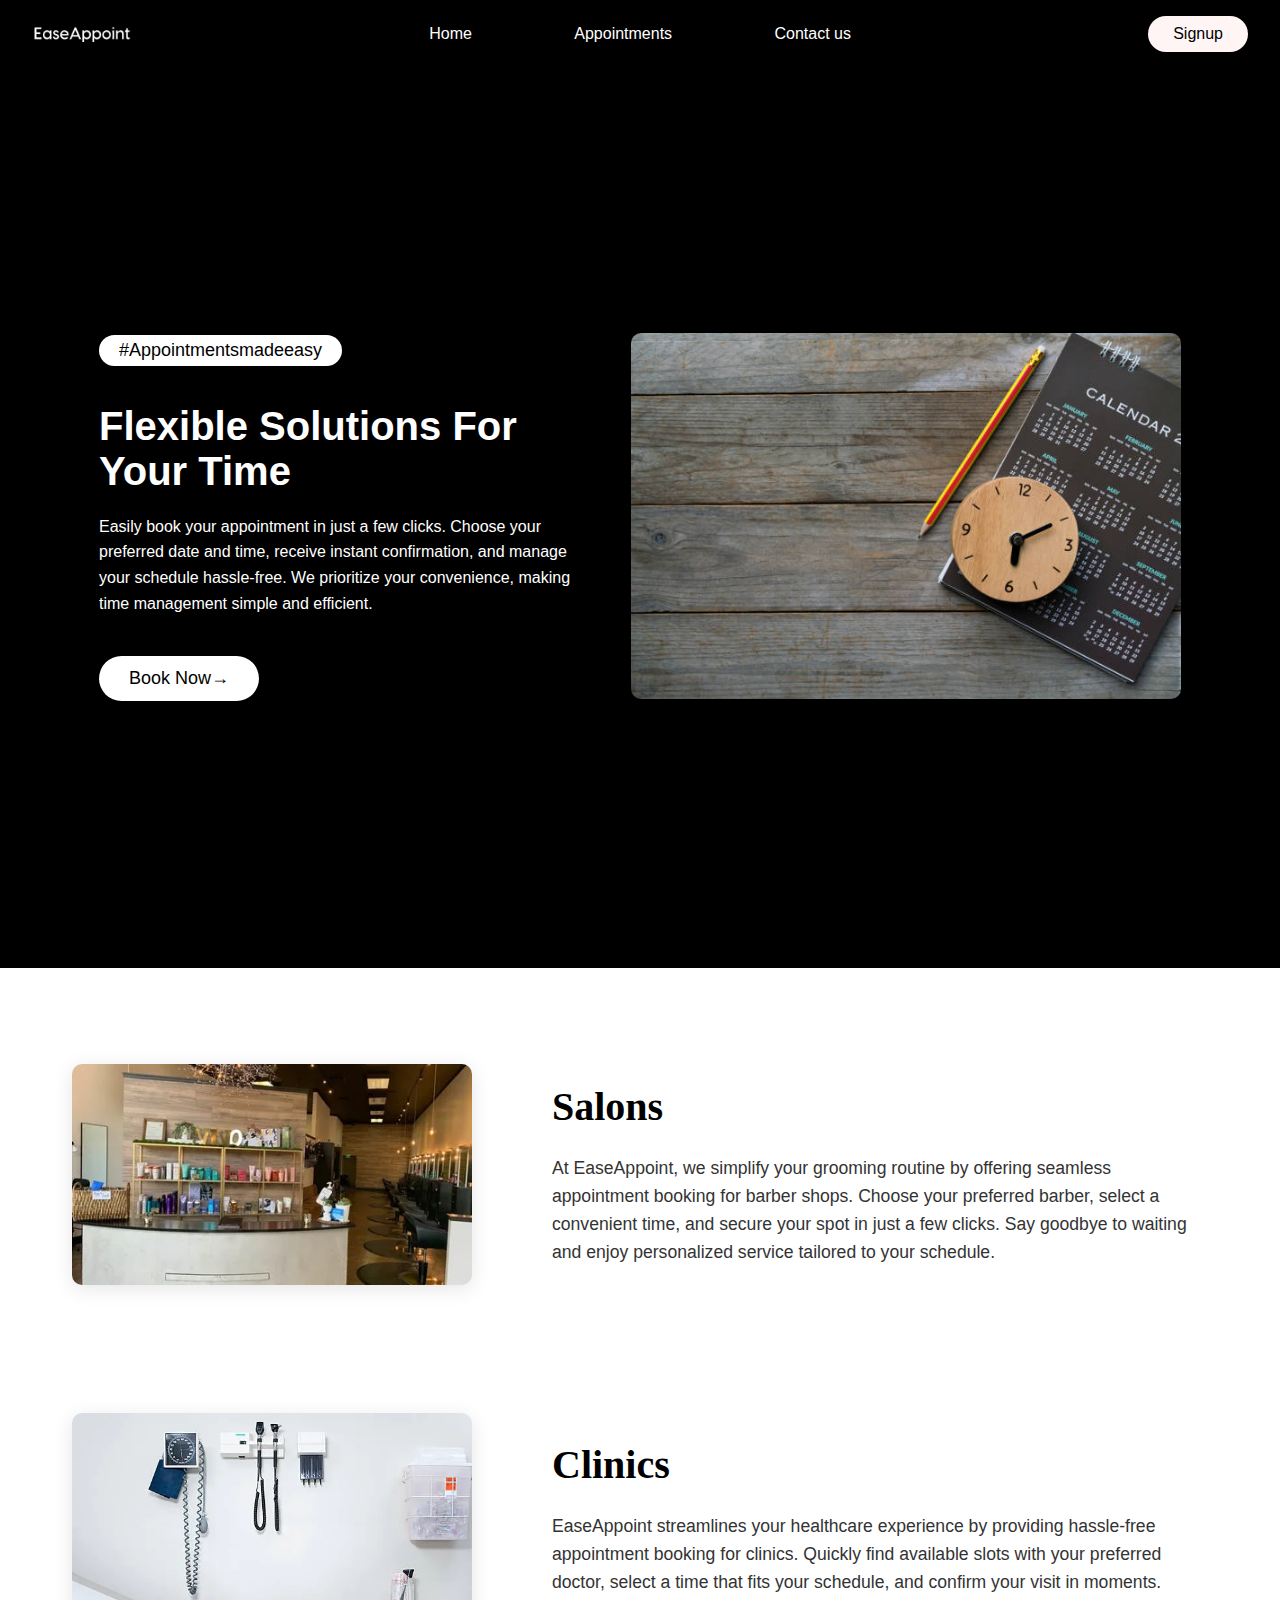
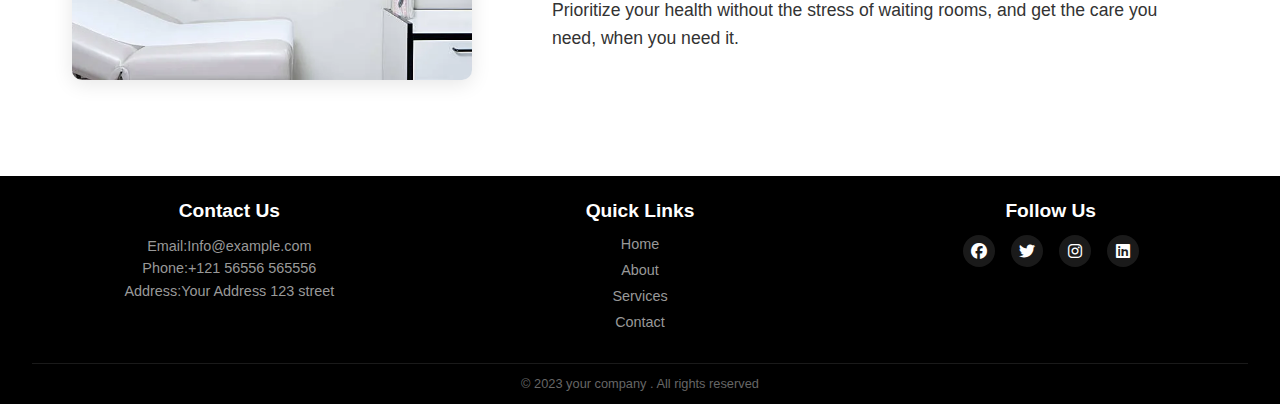
<file: index.html>
<!DOCTYPE html>
<html lang="en">

<head>
    <meta charset="UTF-8">
    <meta name="viewport" content="width=device-width, initial-scale=1.0">
    <title>EaseAppoint</title>
    <link rel="stylesheet" href="https://cdnjs.cloudflare.com/ajax/libs/font-awesome/6.6.0/css/all.min.css">
    <link rel="stylesheet" href="style.css">
</head>

<body>
    <header>
        <img width="100" src="logo.png" alt="Logo" class="logo">
        <!-- Add this button for mobile menu -->
        <div class="mobile-menu-btn">
            <span></span>
            <span></span>
            <span></span>
        </div>
        <nav>
            <ul>
                <li><a href="index.html">Home</a></li>
                <li class="has-submenu">
                    <a href="Loginpage.html">Appointments </a>
                    <ul class="submenu">
                        <li><a href="#">Hospitals</a></li>
                        <li><a href="#">Clinics</a></li>
                        <li><a href="#">Salons</a></li>
                        <li><a href="#">Others</a></li>
                    </ul>
                </li>
                <li><a href="ContactPage.html">Contact us</a></li>
            </ul>
        </nav>
        <button class="signup">Signup</button>
    </header>
    <main>
        <div class="box">
            <div class="content">
                <div class="content-text">
                    <span class="hashtag">#Appointmentsmadeeasy</span>
                    <h1>Flexible Solutions For Your Time</h1>
                    <p>Easily book your appointment in just a few clicks. Choose your preferred date and time, receive
                        instant confirmation, and manage your schedule hassle-free. We prioritize your convenience, making time
                        management simple and efficient.</p>
                    <button class="book-button">Book Now<span class="arrow">→</span></button>
                </div>
                <div class="image-container">
                    <img src="Easeappoint3.jpg" alt="Planner and coffee">
                </div>
            </div>
        </div>
        <div class="box1">
            <div class="salons-box1">
                <img class="Salons" width="400" src="Salon.webp" alt="Salons">
                <div class="right-text">
                    <h3>Salons</h3>
                    <p>At EaseAppoint, we simplify your grooming routine by offering seamless appointment booking for
                        barber shops. Choose your preferred barber, select a convenient time, and secure your spot in
                        just a few clicks. Say goodbye to waiting and enjoy personalized service tailored to your
                        schedule.
                    </p>
                </div>
            </div>
            <div class="clinics-box1">
                <img width="400" src="Clinic.webp" alt="" class="clinics">

                <div class="right-text">
                    <h3>Clinics</h3>
                    <p>EaseAppoint streamlines your healthcare experience by providing hassle-free appointment booking for clinics. Quickly find available slots with your preferred doctor, select a time that fits your schedule, and confirm your visit in moments. Prioritize your health without the stress of waiting rooms, and get the care you need, when you need it.
                    </p>
                </div>
            </div>
        </div>
    </main>
    <footer>
        <div class="footer-container">
            <div class="footer-content">
                <h3>Contact Us</h3>
                <p>Email:Info@example.com</p>
                <p>Phone:+121 56556 565556</p>
                <p>Address:Your Address 123 street</p>
            </div>
            <div class="footer-content">
                <h3>Quick Links</h3>
                 <ul class="list">
                    <li><a href="index.html">Home</a></li>
                    <li><a href="">About</a></li>
                    <li><a href="">Services</a></li>
                    <li><a href="ContactPage.html">Contact</a></li>
                 </ul>
            </div>
            <div class="footer-content">
                <h3>Follow Us</h3>
                <ul class="social-icons">
                 <li><a href=""><i class="fab fa-facebook"></i></a></li>
                 <li><a href=""><i class="fab fa-twitter"></i></a></li>
                 <li><a href=""><i class="fab fa-instagram"></i></a></li>
                 <li><a href=""><i class="fab fa-linkedin"></i></a></li>
                </ul>
                </div>
        </div>
        <div class="bottom-bar">
            <p>&copy; 2023 your company . All rights reserved</p>
        </div>
    </footer>
    <!-- Add these script tags just before closing body tag -->
    <script src="script.js"></script>
    <script src="login.js"></script>
</body>

</html>
</file>
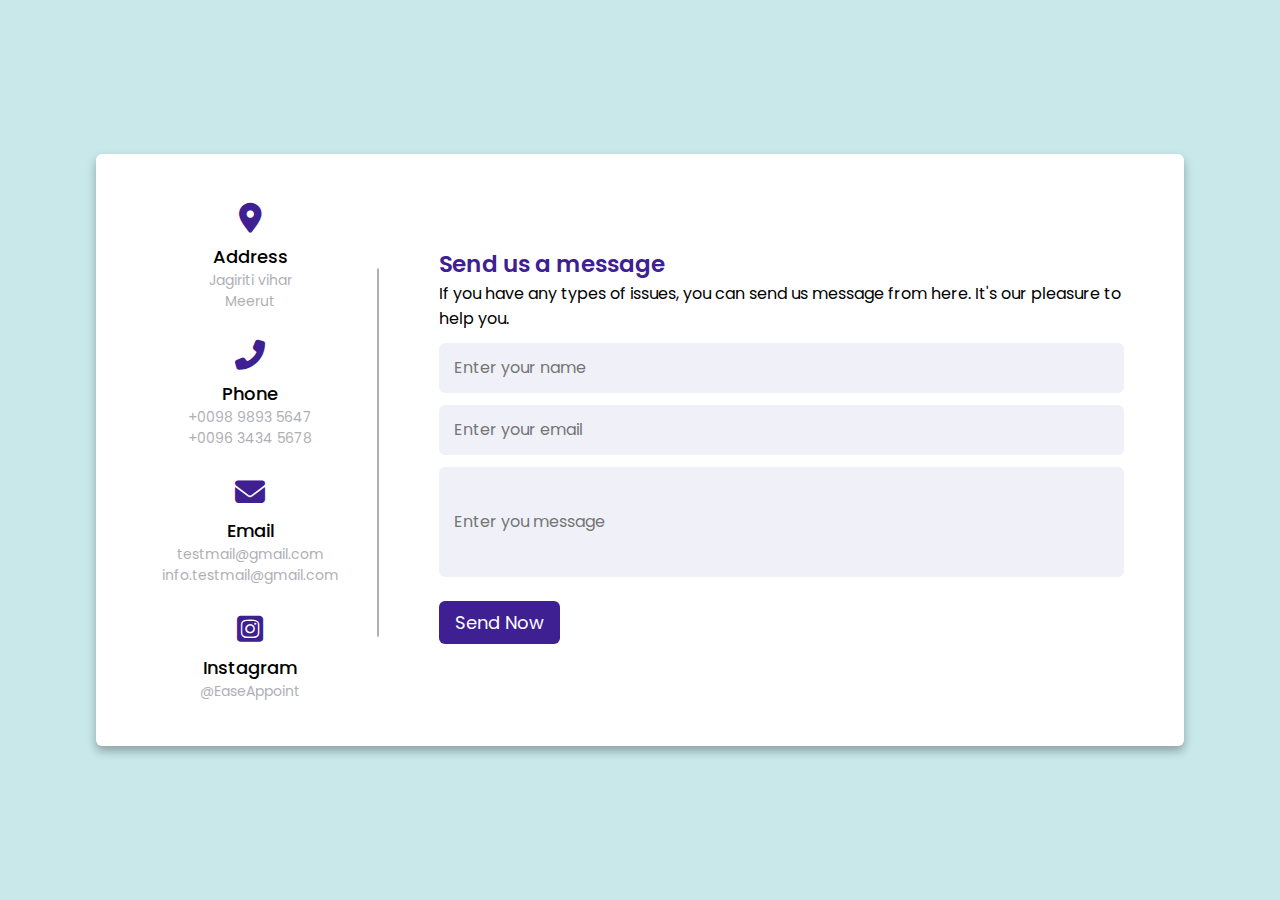
<file: ContactPage.html>
<!DOCTYPE html>
<!-- Created By Nikhil dhaliya -->
<html lang="en" dir="ltr">
  <head>
    <meta charset="UTF-8">
    <title> Responsive Contact Us Form  | CodingLab </title>
    <link rel="stylesheet" href="ContactPage.css">
    <link rel="stylesheet" href="https://cdnjs.cloudflare.com/ajax/libs/font-awesome/6.6.0/css/all.min.css"/>
     <meta name="viewport" content="width=device-width, initial-scale=1.0">
   </head>
<body>
  <div class="container">
    <div class="content">
      <div class="left-side">
        <div class="address details">
          <i class="fas fa-map-marker-alt"></i>
          <div class="topic">Address</div>
          <div class="text-one">Jagiriti vihar</div>
          <div class="text-two">Meerut</div>
        </div>
        <div class="phone details">
          <i class="fas fa-phone-alt"></i>
          <div class="topic">Phone</div>
          <div class="text-one">+0098 9893 5647</div>
          <div class="text-two">+0096 3434 5678</div>
        </div>
        <div class="email details">
          <i class="fas fa-envelope"></i>
          <div class="topic">Email</div>
          <div class="text-one">testmail@gmail.com</div>
          <div class="text-two">info.testmail@gmail.com</div>
        </div>
        <div class="social-media details">
          <i class="fa-brands fa-square-instagram"></i>
          <div class="topic">Instagram</div>
          <div class="text-one">@EaseAppoint</div>
        </div>
      </div>
      <div class="right-side">
        <div class="topic-text">Send us a message</div>
        <p>If you have any types of issues, you can send us message from here. It's our pleasure to help you.</p>
      <form action="#">
        <div class="input-box">
          <input type="text" placeholder="Enter your name">
        </div>
        <div class="input-box">
          <input type="text" placeholder="Enter your email">
        </div>
        <div class="input-box message-box">
          <input type="text " placeholder="Enter you message">
        </div>
        <div class="button">
          <input type="button" value="Send Now" >
        </div>
      </form>
    </div>
    </div>
  </div>
</body>
</html>
</file>
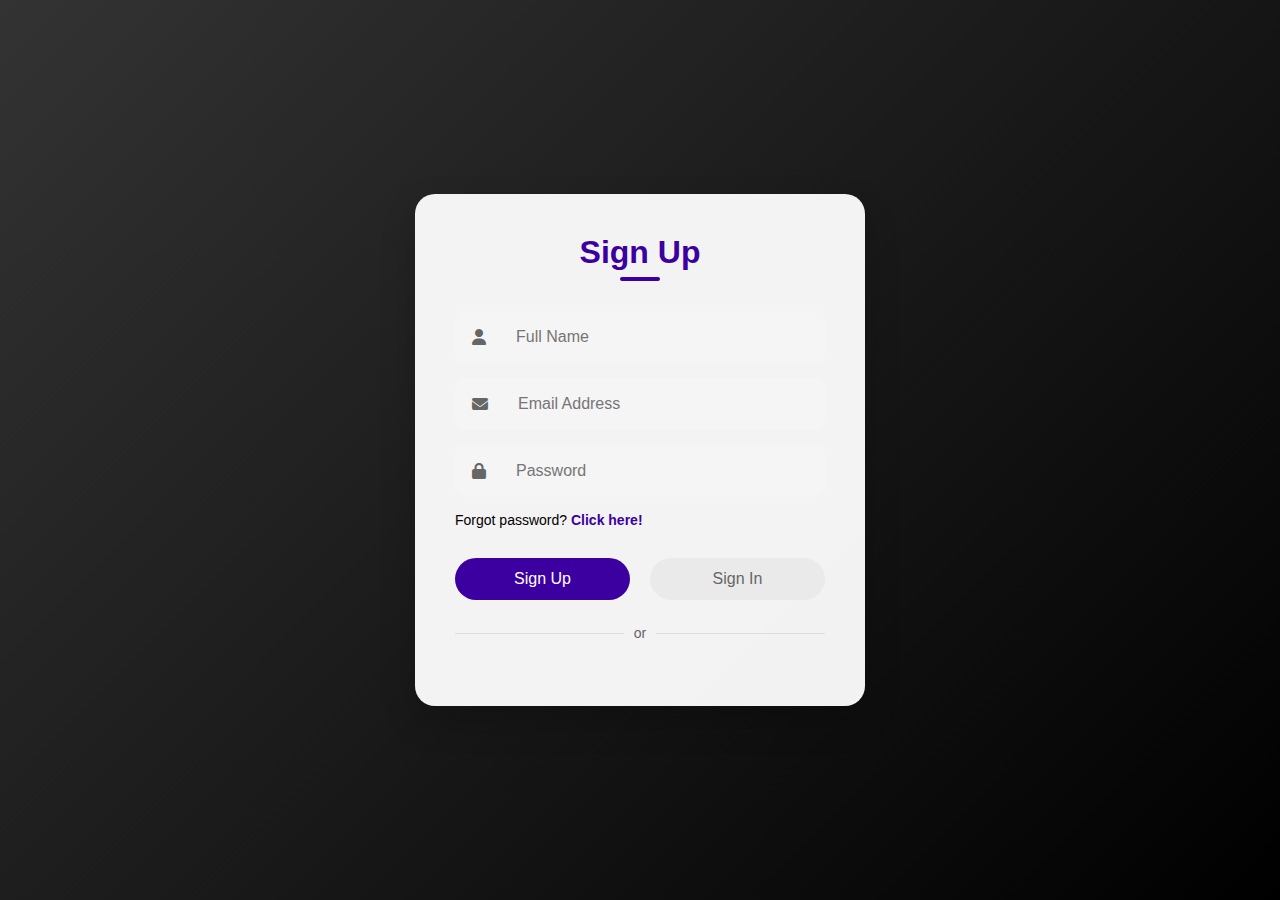
<file: Loginpage.html>
<!DOCTYPE html>
<html lang="en">

<head>
    <meta charset="UTF-8">
    <meta name="viewport" content="width=device-width, initial-scale=1.0">
    <title>Login - EaseAppoint</title>
    <link rel="stylesheet" href="Loginppage.css">
    <link rel="stylesheet" href="https://cdnjs.cloudflare.com/ajax/libs/font-awesome/6.6.0/css/all.min.css">
    <!-- Add Google client library -->
    <script src="https://accounts.google.com/gsi/client" async defer></script>
</head>

<body>
    <div class="container">
        <div class="form-box">
            <h1 id="title">Sign Up</h1>
            <form id="authForm" novalidate>
                <div class="input-group">
                    <div class="input-field" id="nameField">
                        <i class="fa-solid fa-user"></i>
                        <input type="text" id="name" placeholder="Full Name" 
                               pattern="[A-Za-z ]{2,50}" required>
                        <div class="error-message" id="nameError"></div>
                    </div>

                    <div class="input-field">
                        <i class="fa-solid fa-envelope"></i>
                        <input type="email" id="email" placeholder="Email Address" required>
                        <div class="error-message" id="emailError"></div>
                    </div>

                    <div class="input-field">
                        <i class="fa-solid fa-lock"></i>
                        <input type="password" id="password" 
                               placeholder="Password" 
                               pattern="^(?=.*[A-Za-z])(?=.*\d)[A-Za-z\d]{8,}$" required>
                        <div class="error-message" id="passwordError"></div>
                    </div>
                    
                    <p>Forgot password? <a href="#" id="forgotPassword">Click here!</a></p>
                    <div class="success-message" id="successMessage"></div>
                </div>
                
                <div class="btn-field">
                    <button type="button" id="signupBtn">
                        <span>Sign Up</span>
                        <div class="loading"></div>
                    </button>
                    <button type="button" id="signinBtn" class="disable">
                        <span>Sign In</span>
                        <div class="loading"></div>
                    </button>
                </div>

                <!-- Add divider -->
                <div class="divider">
                    <span>or</span>
                </div>

                <!-- Add Google Sign-in button -->
                <div class="google-btn-container">
                    <div id="g_id_onload"
                         data-client_id="455841850588-6kar9pi00379op2p7oo7qtjvkpdm7sbc.apps.googleusercontent.com"
                         data-context="signin"
                         data-callback="handleGoogleSignIn"
                         data-auto_prompt="false">
                    </div>
                    <div class="g_id_signin"
                         data-type="standard"
                         data-size="large"
                         data-theme="outline"
                         data-text="sign_in_with"
                         data-shape="rectangular"
                         data-logo_alignment="left"
                         data-width="300">
                    </div>
                </div>
            </form>
        </div>
    </div>
    <script src="login.js"></script>
</body>

</html>
</file>
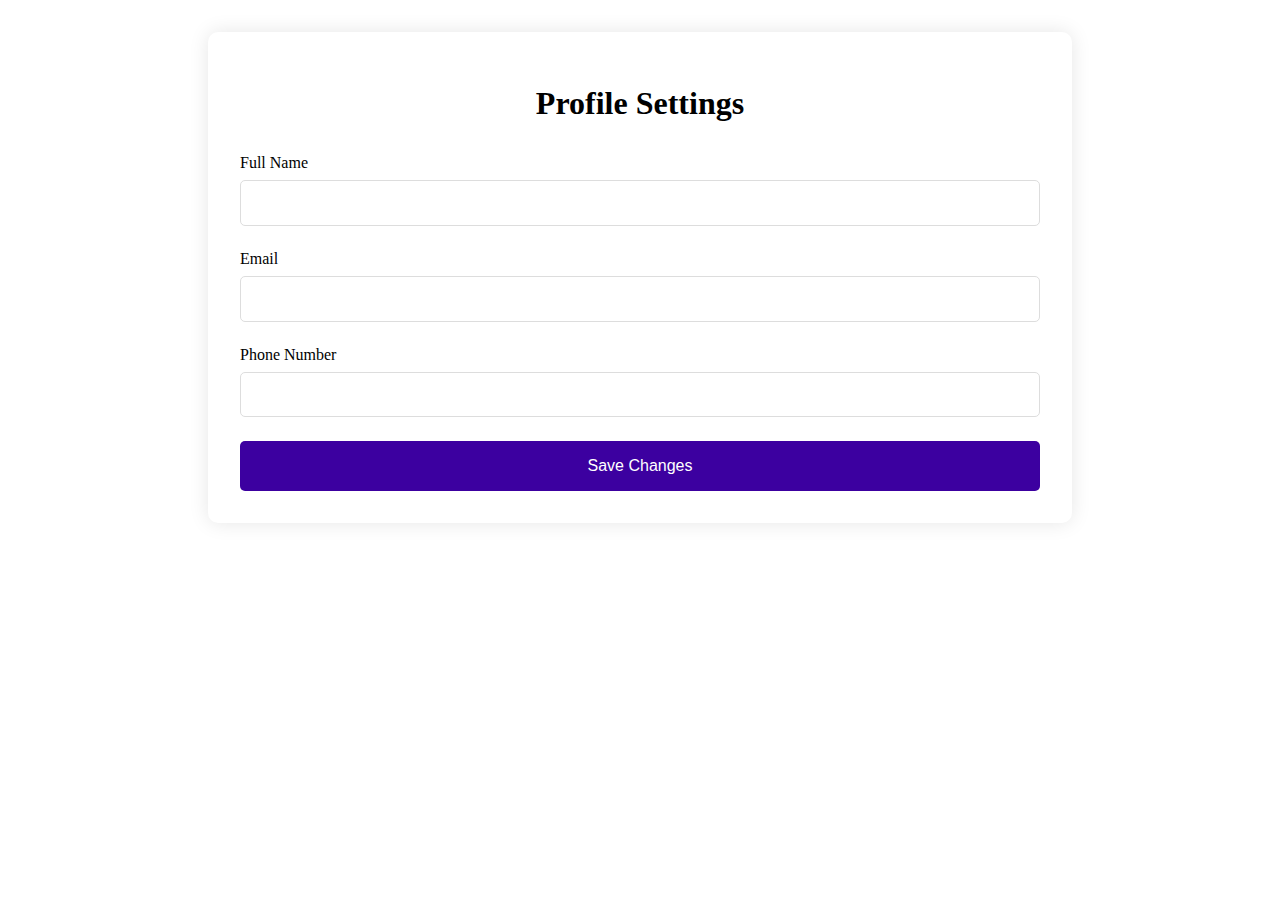
<file: profile.html>
<!DOCTYPE html>
<html lang="en">
<head>
    <meta charset="UTF-8">
    <meta name="viewport" content="width=device-width, initial-scale=1.0">
    <title>Profile - EaseAppoint</title>
    <link rel="stylesheet" href="https://cdnjs.cloudflare.com/ajax/libs/font-awesome/6.6.0/css/all.min.css">
    <style>
        /* Add your existing styles */
        .profile-container {
            max-width: 800px;
            margin: 2rem auto;
            padding: 2rem;
            background: white;
            border-radius: 10px;
            box-shadow: 0 0 20px rgba(0,0,0,0.1);
        }

        .profile-header {
            text-align: center;
            margin-bottom: 2rem;
        }

        .profile-form {
            display: grid;
            gap: 1.5rem;
        }

        .form-group {
            display: grid;
            gap: 0.5rem;
        }

        .form-group label {
            font-weight: 500;
        }

        .form-group input {
            padding: 0.8rem;
            border: 1px solid #ddd;
            border-radius: 5px;
            font-size: 1rem;
        }

        .save-btn {
            background: #3c00a0;
            color: white;
            padding: 1rem;
            border: none;
            border-radius: 5px;
            cursor: pointer;
            font-size: 1rem;
            transition: background 0.3s;
        }

        .save-btn:hover {
            background: #2a0070;
        }
    </style>
</head>
<body>
    <!-- Include navigation -->
    <div class="profile-container">
        <div class="profile-header">
            <h1>Profile Settings</h1>
        </div>
        <form class="profile-form" id="profileForm">
            <div class="form-group">
                <label for="name">Full Name</label>
                <input type="text" id="name" required>
            </div>
            <div class="form-group">
                <label for="email">Email</label>
                <input type="email" id="email" required>
            </div>
            <div class="form-group">
                <label for="phone">Phone Number</label>
                <input type="tel" id="phone" pattern="[0-9]{10}" required>
            </div>
            <button type="submit" class="save-btn">Save Changes</button>
        </form>
    </div>

    <script>
        document.addEventListener('DOMContentLoaded', function() {
            // Load user data
            const user = JSON.parse(localStorage.getItem('user') || '{}');
            document.getElementById('name').value = user.name || '';
            document.getElementById('email').value = user.email || '';
            document.getElementById('phone').value = user.phone || '';

            // Handle form submission
            document.getElementById('profileForm').addEventListener('submit', function(e) {
                e.preventDefault();
                
                const updatedUser = {
                    ...user,
                    name: document.getElementById('name').value,
                    email: document.getElementById('email').value,
                    phone: document.getElementById('phone').value
                };

                localStorage.setItem('user', JSON.stringify(updatedUser));
                alert('Profile updated successfully!');
            });
        });
    </script>
</body>
</html>
</file>
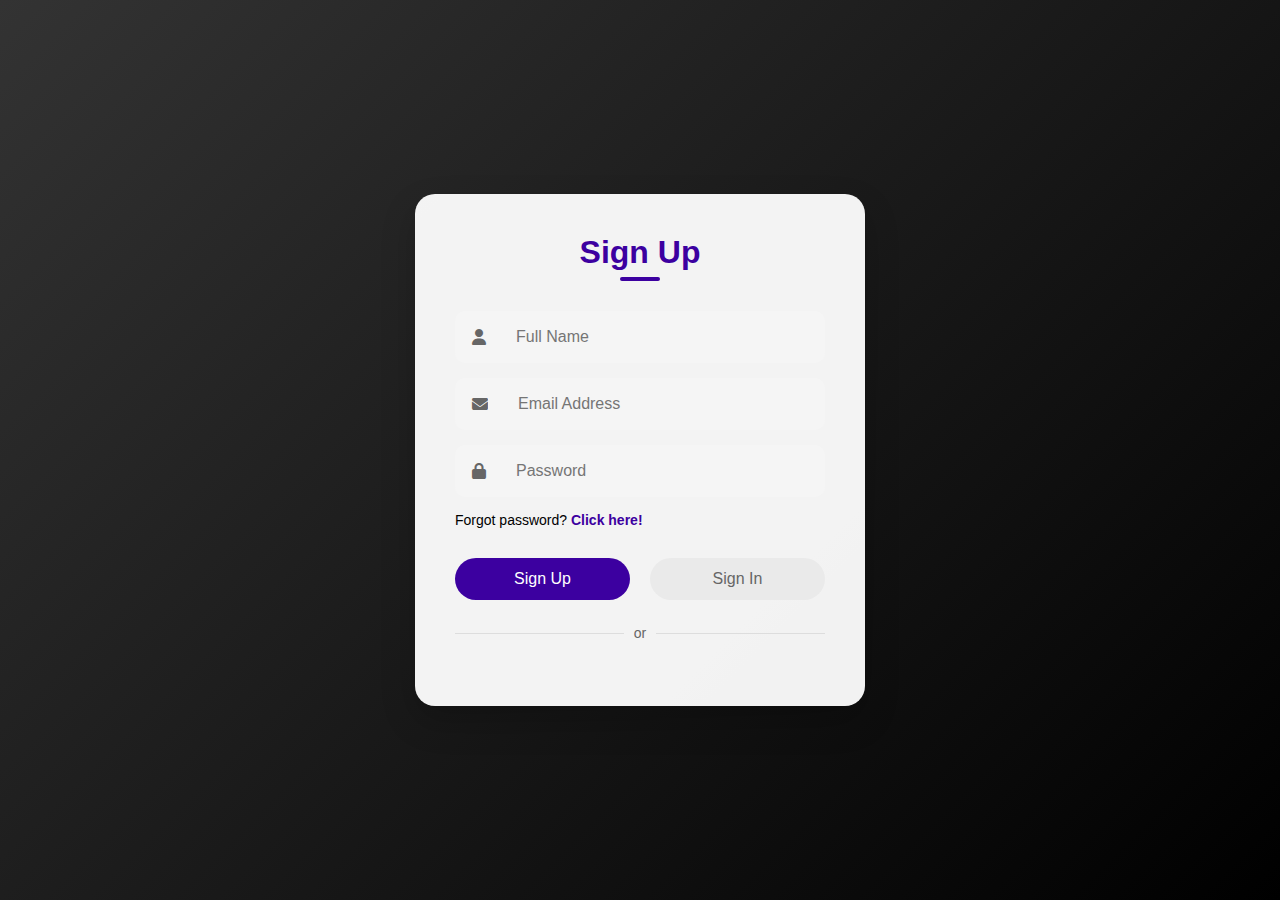
<file: admin/admin.html>
<!DOCTYPE html>
<html lang="en">
<head>
    <meta charset="UTF-8">
    <meta name="viewport" content="width=device-width, initial-scale=1.0">
    <title>Admin Dashboard - EaseAppoint</title>
    <link rel="stylesheet" href="https://cdnjs.cloudflare.com/ajax/libs/font-awesome/6.6.0/css/all.min.css">
    <link rel="stylesheet" href="admin.css">
</head>
<body>
    <script>
        // Check for admin authentication
        if (localStorage.getItem('isAdmin') !== 'true') {
            window.location.href = '../Loginpage.html';
        }
    </script>
    <div class="admin-container">
        <!-- Sidebar -->
        <div class="sidebar">
            <div class="sidebar-header">
                <img src="../logo.png" alt="Logo">
                <h2>Admin Panel</h2>
            </div>
            <ul class="nav-links">
                <li class="active" data-tab="dashboard">
                    <a href="#"><i class="fas fa-home"></i>Dashboard</a>
                </li>
                <li data-tab="services">
                    <a href="#"><i class="fas fa-concierge-bell"></i>Services</a>
                </li>
                <li data-tab="providers">
                    <a href="#"><i class="fas fa-user-md"></i>Providers</a>
                </li>
                <li data-tab="appointments">
                    <a href="#"><i class="fas fa-calendar-check"></i>Appointments</a>
                </li>
                <li data-tab="users">
                    <a href="#"><i class="fas fa-users"></i>Users</a>
                </li>
                <li data-tab="settings">
                    <a href="#"><i class="fas fa-cog"></i>Settings</a>
                </li>
            </ul>
            <button class="logout-btn" onclick="handleLogout()">
                <i class="fas fa-sign-out-alt"></i> Logout
            </button>
        </div>

        <!-- Main Content -->
        <div class="main-content">
            <!-- Dashboard Tab -->
            <div class="tab-content active" id="dashboard">
                <h1>Admin Dashboard</h1>
                <div class="stats-container">
                    <div class="stat-card">
                        <h3>Total Users</h3>
                        <div class="number" id="totalUsers">0</div>
                    </div>
                    <div class="stat-card">
                        <h3>Total Providers</h3>
                        <div class="number" id="totalProviders">0</div>
                    </div>
                    <div class="stat-card">
                        <h3>Total Appointments</h3>
                        <div class="number" id="totalAppointments">0</div>
                    </div>
                    <div class="stat-card">
                        <h3>Today's Appointments</h3>
                        <div class="number" id="todayAppointments">0</div>
                    </div>
                </div>

                <div class="recent-activity">
                    <h2>Recent Activity</h2>
                    <div class="activity-list" id="activityList">
                        <!-- Activity items will be populated here -->
                    </div>
                </div>
            </div>

            <!-- Services Tab -->
            <div class="tab-content" id="services">
                <h1>Manage Services</h1>
                <button class="add-btn" onclick="showAddServiceModal()">
                    <i class="fas fa-plus"></i> Add New Service
                </button>
                <div class="services-list" id="servicesList">
                    <!-- Services will be populated here -->
                </div>
            </div>

            <!-- Providers Tab -->
            <div class="tab-content" id="providers">
                <h1>Manage Providers</h1>
                <button class="add-btn" onclick="showAddProviderModal()">
                    <i class="fas fa-plus"></i> Add New Provider
                </button>
                <div class="providers-list" id="providersList">
                    <!-- Providers will be populated here -->
                </div>
            </div>

            <!-- Appointments Tab -->
            <div class="tab-content" id="appointments">
                <h1>Manage Appointments</h1>
                <div class="filter-section">
                    <input type="date" id="appointmentDate" onchange="filterAppointments()">
                    <select id="serviceFilter" onchange="filterAppointments()">
                        <option value="">All Services</option>
                    </select>
                </div>
                <div class="appointments-list" id="appointmentsList">
                    <!-- Appointments will be populated here -->
                </div>
            </div>

            <!-- Users Tab -->
            <div class="tab-content" id="users">
                <h1>Manage Users</h1>
                <div class="users-list" id="usersList">
                    <!-- Users will be populated here -->
                </div>
            </div>

            <!-- Settings Tab -->
            <div class="tab-content" id="settings">
                <h1>Admin Settings</h1>
                <div class="settings-form">
                    <h2>General Settings</h2>
                    <form id="settingsForm">
                        <div class="form-group">
                            <label>Site Name</label>
                            <input type="text" id="siteName" value="EaseAppoint">
                        </div>
                        <div class="form-group">
                            <label>Contact Email</label>
                            <input type="email" id="contactEmail">
                        </div>
                        <div class="form-group">
                            <label>Appointment Duration (minutes)</label>
                            <input type="number" id="appointmentDuration" min="15" step="15" value="60">
                        </div>
                        <button type="submit" class="save-btn">Save Settings</button>
                    </form>
                </div>
            </div>
        </div>
    </div>

    <!-- Add Service Modal -->
    <div class="modal" id="addServiceModal">
        <div class="modal-content">
            <h2>Add New Service</h2>
            <form id="addServiceForm">
                <div class="form-group">
                    <label>Service Name</label>
                    <input type="text" id="serviceName" required>
                </div>
                <div class="form-group">
                    <label>Category</label>
                    <select id="serviceCategory" required>
                        <option value="salon">Salon</option>
                        <option value="clinic">Clinic</option>
                        <option value="hospital">Hospital</option>
                    </select>
                </div>
                <div class="form-group">
                    <label>Description</label>
                    <textarea id="serviceDescription" required></textarea>
                </div>
                <div class="modal-buttons">
                    <button type="submit" class="save-btn">Save</button>
                    <button type="button" class="cancel-btn" onclick="closeModal('addServiceModal')">Cancel</button>
                </div>
            </form>
        </div>
    </div>

    <!-- Add Provider Modal -->
    <div class="modal" id="addProviderModal">
        <div class="modal-content">
            <h2>Add New Provider</h2>
            <form id="addProviderForm">
                <div class="form-group">
                    <label>Provider Name</label>
                    <input type="text" id="providerName" required>
                </div>
                <div class="form-group">
                    <label>Service Type</label>
                    <select id="providerService" required>
                        <option value="salon">Salon</option>
                        <option value="clinic">Clinic</option>
                        <option value="hospital">Hospital</option>
                    </select>
                </div>
                <div class="form-group">
                    <label>Location</label>
                    <select id="providerLocation" required>
                        <!-- Locations will be populated dynamically -->
                    </select>
                </div>
                <div class="form-group">
                    <label>Address</label>
                    <textarea id="providerAddress" required></textarea>
                </div>
                <div class="modal-buttons">
                    <button type="submit" class="save-btn">Save</button>
                    <button type="button" class="cancel-btn" onclick="closeModal('addProviderModal')">Cancel</button>
                </div>
            </form>
        </div>
    </div>

    <script src="admin.js"></script>
</body>
</html>
</file>
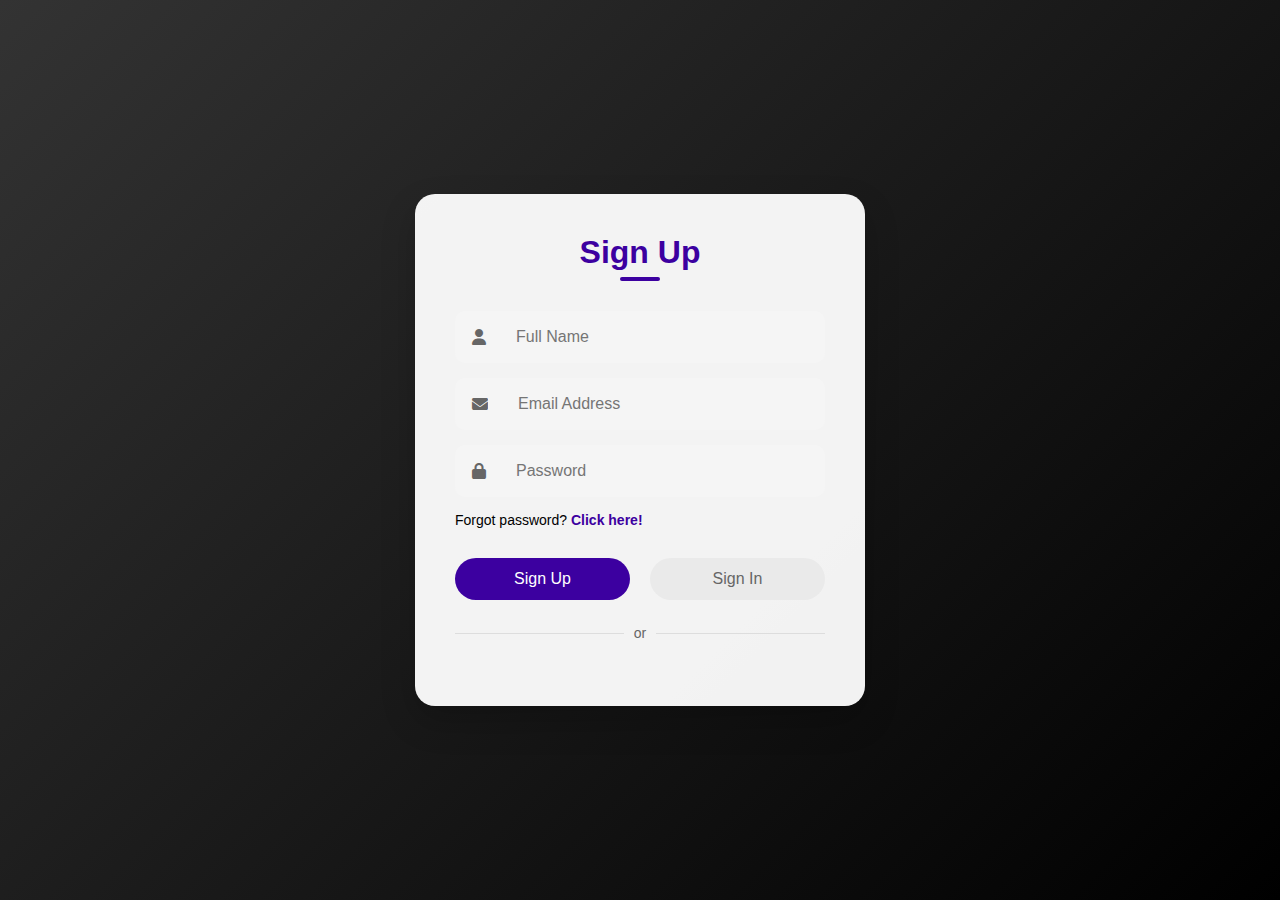
<file: EaseAppoint/Appointment.html>
<!DOCTYPE html>
<html lang="en">
<head>
  <meta charset="UTF-8">
  <meta name="viewport" content="width=device-width, initial-scale=1.0">
  <title>Book Appointment - EaseAppoint</title>
  <link rel="stylesheet" href="https://cdnjs.cloudflare.com/ajax/libs/font-awesome/6.6.0/css/all.min.css">
  <style>
    .appointment-container {
      max-width: 800px;
      margin: 2rem auto;
      padding: 2rem;
      background: white;
      border-radius: 10px;
      box-shadow: 0 0 20px rgba(0,0,0,0.1);
    }

    .appointment-header {
      text-align: center;
      margin-bottom: 2rem;
    }

    .appointment-header h1 {
      color: #333;
      font-size: 2rem;
      margin-bottom: 1rem;
    }

    .form-group {
      margin-bottom: 1.5rem;
    }

    .form-group label {
      display: block;
      margin-bottom: 0.5rem;
      color: #555;
      font-weight: 500;
    }

    .form-group select, 
    .form-group input {
      width: 100%;
      padding: 0.8rem;
      border: 1px solid #ddd;
      border-radius: 5px;
      font-size: 1rem;
      transition: border-color 0.3s ease;
    }

    .form-group select:focus,
    .form-group input:focus {
      border-color: #3c00a0;
      outline: none;
    }

    .slots-container {
      display: grid;
      grid-template-columns: repeat(auto-fill, minmax(120px, 1fr));
      gap: 1rem;
      margin-top: 1rem;
    }

    .slot-button {
      padding: 0.8rem;
      background: #f5f5f5;
      border: none;
      border-radius: 5px;
      cursor: pointer;
      transition: all 0.3s ease;
    }

    .slot-button:hover {
      background: #3c00a0;
      color: white;
    }

    .slot-button.selected {
      background: #3c00a0;
      color: white;
    }

    .book-appointment-btn {
      display: block;
      width: 100%;
      padding: 1rem;
      background: #3c00a0;
      color: white;
      border: none;
      border-radius: 5px;
      font-size: 1.1rem;
      cursor: pointer;
      transition: background 0.3s ease;
      margin-top: 2rem;
    }

    .book-appointment-btn:hover {
      background: #2a0070;
    }

    .error-message {
      color: #ff3333;
      font-size: 0.9rem;
      margin-top: 0.5rem;
      display: none;
    }

    @media (max-width: 768px) {
      .appointment-container {
        margin: 1rem;
        padding: 1rem;
      }

      .slots-container {
        grid-template-columns: repeat(auto-fill, minmax(100px, 1fr));
      }
    }

    .booking-steps {
      display: flex;
      justify-content: space-between;
      margin-bottom: 2rem;
      position: relative;
    }

    .step {
      flex: 1;
      text-align: center;
      padding: 1rem;
      position: relative;
      z-index: 1;
    }

    .step.active {
      color: #3c00a0;
      font-weight: bold;
    }

    .step-number {
      width: 30px;
      height: 30px;
      background: #f5f5f5;
      border-radius: 50%;
      display: flex;
      align-items: center;
      justify-content: center;
      margin: 0 auto 0.5rem;
    }

    .step.active .step-number {
      background: #3c00a0;
      color: white;
    }

    .progress-bar {
      position: absolute;
      top: 25px;
      left: 0;
      height: 2px;
      background: #f5f5f5;
      width: 100%;
      z-index: 0;
    }

    .progress {
      height: 100%;
      background: #3c00a0;
      width: 0;
      transition: width 0.3s ease;
    }

    .location-group {
      display: grid;
      grid-template-columns: 1fr 1fr;
      gap: 1rem;
    }

    @media (max-width: 768px) {
      .location-group {
        grid-template-columns: 1fr;
      }
    }
  </style>
  <script>
    if (localStorage.getItem('isLoggedIn') !== 'true') {
      window.location.href = 'Loginpage.html';
    }
  </script>
</head>
<body>
  <div class="appointment-container">
    <div class="appointment-header">
      <h1>Book Your Appointment</h1>
      <div class="booking-steps">
        <div class="progress-bar">
          <div class="progress" id="progress"></div>
        </div>
        <div class="step active" id="step1">
          <div class="step-number">1</div>
          <span>Service</span>
        </div>
        <div class="step" id="step2">
          <div class="step-number">2</div>
          <span>Location</span>
        </div>
        <div class="step" id="step3">
          <div class="step-number">3</div>
          <span>Provider</span>
        </div>
        <div class="step" id="step4">
          <div class="step-number">4</div>
          <span>Time</span>
        </div>
      </div>
    </div>

    <form id="appointmentForm">
      <!-- Step 1: Service Selection -->
      <div class="form-group" id="serviceStep">
        <label for="serviceType">Select Service Type</label>
        <select id="serviceType" required onchange="handleServiceChange()">
          <option value="">Select Service</option>
          <option value="salon">Salon</option>
          <option value="clinic">Clinic</option>
          <option value="hospital">Hospital</option>
        </select>
        <div class="error-message" id="serviceError"></div>
      </div>

      <!-- Step 2: Location Selection -->
      <div class="form-group" id="locationStep" style="display: none;">
        <div class="location-group">
          <div>
            <label for="state">Select State</label>
            <select id="state" required onchange="loadCities()">
              <option value="">Select State</option>
            </select>
          </div>
          <div>
            <label for="city">Select City</label>
            <select id="city" required disabled onchange="loadProviders()">
              <option value="">Select City</option>
            </select>
          </div>
        </div>
      </div>

      <!-- Step 3: Provider Selection -->
      <div class="form-group" id="providerStep" style="display: none;">
        <label for="provider">Select Provider</label>
        <select id="provider" required disabled onchange="loadAvailability()">
          <option value="">Select Provider</option>
        </select>
        <div id="providerDetails" style="margin-top: 1rem; display: none;">
          <h4>Provider Details</h4>
          <p id="providerAddress"></p>
          <p id="providerRating"></p>
        </div>
      </div>

      <!-- Step 4: Date and Time Selection -->
      <div class="form-group" id="timeStep" style="display: none;">
        <label for="appointmentDate">Select Date</label>
        <input type="date" id="appointmentDate" required onchange="loadTimeSlots()">
        
        <label style="margin-top: 1rem;">Available Time Slots</label>
        <div class="slots-container" id="slotsContainer"></div>
      </div>

      <!-- Navigation Buttons -->
      <div class="button-group" style="display: flex; gap: 1rem; margin-top: 2rem;">
        <button type="button" id="prevBtn" onclick="prevStep()" style="display: none;">
          Previous
        </button>
        <button type="button" id="nextBtn" onclick="nextStep()">
          Next
        </button>
        <button type="submit" id="submitBtn" style="display: none;">
          Confirm Booking
        </button>
      </div>
    </form>
  </div>

  <!-- Add these before closing body tag -->
  <script src="js/timeSlots.js"></script>
  <script src="js/timeslots_appoint.js"></script>

  <!-- Add this script section before the closing body tag -->
  <script>
    document.addEventListener('DOMContentLoaded', function() {
        const appointmentForm = document.getElementById('appointmentForm');
        
        appointmentForm.addEventListener('submit', function(e) {
            e.preventDefault();
            
            // Get form data
            const serviceType = document.getElementById('serviceType').value;
            const provider = document.getElementById('provider').value;
            const appointmentDate = document.getElementById('appointmentDate').value;
            const selectedSlot = document.querySelector('.slot-button.selected');
            
            if (!serviceType || !provider || !appointmentDate || !selectedSlot) {
                alert('Please fill in all required fields');
                return;
            }

            // Create appointment object
            const appointment = {
                service: serviceType,
                provider: provider,
                date: appointmentDate,
                time: selectedSlot.textContent,
                status: 'upcoming'
            };

            // Get existing appointments or initialize empty array
            let appointments = JSON.parse(localStorage.getItem('appointments') || '[]');
            
            // Add new appointment
            appointments.push(appointment);
            
            // Save back to localStorage
            localStorage.setItem('appointments', JSON.stringify(appointments));
            
            // Set booking confirmation flag
            localStorage.setItem('showBookingConfirmation', 'true');
            
            // Redirect to dashboard
            window.location.href = 'dashboard.html';
        });

        // Time slot selection handler
        document.getElementById('slotsContainer').addEventListener('click', function(e) {
            if (e.target.classList.contains('slot-button')) {
                // Remove selected class from all slots
                document.querySelectorAll('.slot-button').forEach(btn => {
                    btn.classList.remove('selected');
                });
                // Add selected class to clicked slot
                e.target.classList.add('selected');
            }
        });
    });

    // Step navigation functions
    let currentStep = 1;
    const totalSteps = 4;

    function updateProgress() {
        const progress = ((currentStep - 1) / (totalSteps - 1)) * 100;
        document.getElementById('progress').style.width = `${progress}%`;
        
        // Update step indicators
        for (let i = 1; i <= totalSteps; i++) {
            const step = document.getElementById(`step${i}`);
            if (i === currentStep) {
                step.classList.add('active');
            } else {
                step.classList.remove('active');
            }
        }
    }

    function showStep(step) {
        // Hide all steps
        document.getElementById('serviceStep').style.display = 'none';
        document.getElementById('locationStep').style.display = 'none';
        document.getElementById('providerStep').style.display = 'none';
        document.getElementById('timeStep').style.display = 'none';
        
        // Show current step
        switch(step) {
            case 1:
                document.getElementById('serviceStep').style.display = 'block';
                break;
            case 2:
                document.getElementById('locationStep').style.display = 'block';
                break;
            case 3:
                document.getElementById('providerStep').style.display = 'block';
                break;
            case 4:
                document.getElementById('timeStep').style.display = 'block';
                break;
        }
        
        // Update buttons
        document.getElementById('prevBtn').style.display = step === 1 ? 'none' : 'block';
        document.getElementById('nextBtn').style.display = step === totalSteps ? 'none' : 'block';
        document.getElementById('submitBtn').style.display = step === totalSteps ? 'block' : 'none';
        
        updateProgress();
    }

    function nextStep() {
        if (currentStep < totalSteps) {
            currentStep++;
            showStep(currentStep);
        }
    }

    function prevStep() {
        if (currentStep > 1) {
            currentStep--;
            showStep(currentStep);
        }
    }

    // Initialize first step
    showStep(1);
  </script>
</body>
</html>
</file>
<file: style.css>
*{
    box-sizing: border-box;
    margin: 0;
    padding: 0;
    font-family: Arial, Helvetica, sans-serif;
}

header {
    display: flex;
    justify-content: space-between;
    align-items: center;
    padding: 1rem 2rem;
    background: #000 !important;
    box-shadow: 0 2px 5px rgba(0,0,0,0.1);
}

.logo{
    cursor: pointer;
}

ul{
    display: flex;
    gap: 3vw;
    list-style: none;
}

header ul li{
    margin: 0 30px;
    }

li,a,button{
    text-decoration: none;
    color: rgba(214, 212, 212, 0.718);
    font-size: 16px;
    font-family: 'Segoe UI', Tahoma, Geneva, Verdana, sans-serif;
    font-weight: 500;
}

header ul .submenu{
    position:absolute;
    /* background-color: #ffffff; */
    box-shadow: 0 20px 45px #00000020;
    margin-top: -50px;
    opacity: 0;
    z-index: -999;
    transition: all ease 0.2s;
}

header ul li:hover .submenu{
    z-index: 99;
    opacity: 1;
    margin-top: 0;
}

header ul .submenu li{
    margin: 0;
    width: 100%;
}

header ul .submenu li a{
    padding: 15px 20px;
    display: inline-block;
    width: 100%;
}

.submenu{
    display: list-item;
    
}


nav ul {
    display: flex;
    list-style: none;
    margin: 0;
    padding: 0;
    gap: 3vw;
}

nav ul li {
    position: relative;
    margin: 0 1rem;
}

nav ul li a {
    text-decoration: none;
    color: #fff;
    padding: 0.5rem 1rem;
    display: block;
}

.has-submenu .submenu {
    display: none;
    position: absolute;
    top: 100%;
    left: 0;
    background: #000;
    box-shadow: 0 2px 5px rgba(0,0,0,0.1);
    min-width: 200px;
    z-index: 1000;
}

.has-submenu:hover .submenu {
    display: block;
}

.submenu li {
    margin: 0;
    width: 100%;
    background: #000;
}

.submenu li a {
    padding: 0.7rem 1rem;
    background: #000;
    color: #fff;
}

.submenu li a:hover {
    background: #333;
}

.mobile-menu-btn {
    display: none;
    flex-direction: column;
    justify-content: space-between;
    width: 30px;
    height: 21px;
    cursor: pointer;
    background: transparent;
}

.mobile-menu-btn span {
    height: 3px;
    width: 100%;
    background-color: #fff;
    border-radius: 3px;
}

button{
    padding: 9px 25px;
    background-color: rgb(255, 245, 245);
    color: black;
    border: none;
    border-radius: 50px;
    cursor: pointer;
    transition: all 0.2s ease;
}

button:hover{
    background-color: rgb(62, 42, 142);
}

/* Update main content styles */
.box {
    background-color: black;
    width: 100%;
    min-height: 100vh;
    margin: 0;
    padding: 2rem;
    overflow: hidden;
    display: flex;
    align-items: center;
}

.content {
    background-color: transparent;
    max-width: 1200px;
    margin: 0 auto;
    position: relative;
    display: flex;
    flex-wrap: wrap;
    justify-content: space-between;
    align-items: center;
    gap: 2rem;
}

.content-text {
    flex: 1;
    min-width: 300px;
    max-width: 500px;
}

span.hashtag {
    color: rgb(0, 0, 0);
    background-color: white;
    border-radius: 50px;
    padding: 5px 20px;
    font-size: large;
    display: inline-block;
    margin-bottom: 2vh;
}

.content h1 {
    color: white;
    background-color: transparent;
    padding: 0;
    margin: 20px 0;
    font-size: 2.5rem;
}

.box p {
    background-color: transparent;
    color: white;
    padding: 0;
    margin: 20px 0;
    line-height: 1.6;
}

.book-button {
    background-color: white;
    color: rgb(0, 0, 0);
    font-size: 18px;
    display: inline-flex;
    align-items: center;
    margin-top: 20px;
    padding: 12px 30px;
    max-width: 200px;
    transition: all 0.3s ease;
}

.image-container {
    flex: 1;
    min-width: 300px;
    max-width: 550px;
}

.image-container img {
    width: 100%;
    height: auto;
    object-fit: cover;
    border-radius: 10px;
}

/* Responsive styles for main content */
@media screen and (max-width: 1024px) {
    .content {
        padding: 0 20px;
    }
    
    .content h1 {
        font-size: 2rem;
    }
}

@media screen and (max-width: 768px) {
    .box {
        padding: 4rem 1rem;
        min-height: auto;
    }

    .content {
        flex-direction: column;
        text-align: center;
    }

    .content-text {
        order: 1;
        margin: 0 auto;
    }

    .image-container {
        order: 0;
        margin: 0 auto;
        max-width: 400px;
    }

    .book-button {
        margin: 20px auto;
    }
}

@media screen and (max-width: 480px) {
    .box {
        padding: 2rem 1rem;
    }

    .content h1 {
        font-size: 1.8rem;
    }

    span.hashtag {
        font-size: 14px;
    }

    .box p {
        font-size: 15px;
    }

    .image-container {
        max-width: 300px;
    }
}

/* Update box1 and its content styles */
.box1 {
    width: 100%;
    background-color: white;
    padding: 4rem 2rem;
}

.salons-box1, .clinics-box1 {
    max-width: 1200px;
    margin: 0 auto 4rem;
    display: flex;
    justify-content: space-between;
    align-items: center;
    gap: 4rem;
    padding: 2rem;
    background-color: white;
}

.clinics-box1 {
    margin-bottom: 0;
}

.box1 img {
    width: 400px;
    height: auto;
    object-fit: cover;
    border-radius: 10px;
    box-shadow: 0 4px 20px rgba(0, 0, 0, 0.1);
    transition: transform 0.3s ease;
}

.box1 img:hover {
    transform: scale(1.02);
}

.right-text {
    flex: 1;
    min-width: 300px;
    background-color: white;
    padding: 1rem;
}

.right-text h3 {
    margin-bottom: 1.5rem;
    font-size: 2.5rem;
    color: black;
    text-align: left;
    font-family: Cambria, Cochin, Georgia, Times, 'Times New Roman', serif;
}

.right-text p {
    font-size: 1.1rem;
    line-height: 1.6;
    color: #333;
    text-align: left;
    width: 100%;
    font-family: 'Segoe UI', Tahoma, Geneva, Verdana, sans-serif;
}

/* Responsive styles for salon and clinic sections */
@media screen and (max-width: 1024px) {
    .box1 {
        padding: 3rem 1.5rem;
    }

    .salons-box1, .clinics-box1 {
        padding: 1.5rem;
        gap: 3rem;
    }

    .box1 img {
        width: 350px;
    }

    .right-text h3 {
        font-size: 2rem;
    }
}

@media screen and (max-width: 768px) {
    .box1 {
        padding: 2rem 1rem;
    }

    .salons-box1, .clinics-box1 {
        flex-direction: column;
        text-align: center;
        gap: 2rem;
        padding: 1rem;
    }

    .box1 img {
        width: 100%;
        max-width: 400px;
    }

    .right-text {
        padding: 0;
    }

    .right-text h3 {
        text-align: center;
        font-size: 1.8rem;
    }

    .right-text p {
        text-align: center;
        font-size: 1rem;
    }
}

@media screen and (max-width: 480px) {
    .box1 {
        padding: 1.5rem 1rem;
    }

    .salons-box1, .clinics-box1 {
        gap: 1.5rem;
    }

    .right-text h3 {
        font-size: 1.5rem;
    }
}

/* Footer Styles */
footer {
    background-color: black;
    padding: 1.5rem 2rem 0; /* Further reduced top padding */
}

.footer-container {
    max-width: 1200px;
    margin: 0 auto;
    display: flex;
    justify-content: space-between;
    gap: 2rem;
    padding-bottom: 1rem; /* Add padding at bottom */
}

.footer-content {
    flex: 1;
    min-width: 250px;
    display: flex;
    flex-direction: column;
    align-items: center; /* Center all content */
}

.footer-content h3 {
    color: white;
    font-size: 1.2rem;
    margin-bottom: 0.8rem;
    text-align: center;
}

/* Contact section */
.footer-content p {
    color: #999;
    margin: 0.2rem 0;
    padding: 0;
    font-size: 0.9rem;
    text-align: center;
}

/* Quick Links section */
.footer-content .list {
    list-style: none;
    padding: 0;
    margin: 0;
    display: flex;
    flex-direction: column;
    align-items: center;
    gap: 0.5rem;
}

.footer-content .list li a {
    color: #999;
    font-size: 0.9rem;
    transition: color 0.3s ease;
}

.footer-content .list li a:hover {
    color: rgb(62, 42, 142);
}

/* Social Icons section */
.social-icons {
    display: flex;
    gap: 1rem;
    padding: 0;
    margin: 0;
    list-style: none;
    justify-content: center;
}

.social-icons a {
    display: flex;
    align-items: center;
    justify-content: center;
    width: 32px; /* Reduced size */
    height: 32px; /* Reduced size */
    border-radius: 50%;
    background: rgba(255, 255, 255, 0.1);
    transition: all 0.3s ease;
}

.social-icons i {
    color: white;
    font-size: 1rem;
}

.social-icons a:hover {
    background: rgb(62, 42, 142);
    transform: translateY(-2px);
}

/* Bottom bar */
.bottom-bar {
    margin-top: 1rem;
    padding: 0.8rem 0;
    text-align: center;
    border-top: 1px solid rgba(255, 255, 255, 0.1);
}

.bottom-bar p {
    color: #666;
    margin: 0;
    font-size: 0.8rem;
}

/* Responsive Footer */
@media screen and (max-width: 768px) {
    footer {
        padding: 1rem 1rem 0;
    }

    .footer-container {
        flex-direction: column;
        gap: 1.5rem;
    }

    .footer-content {
        margin-bottom: 0;
    }

    .social-icons {
        margin-bottom: 0.5rem;
    }
}

/* Responsive styles */
@media screen and (max-width: 768px) {
    header {
        position: relative;
        padding: 1rem;
    }

    .mobile-menu-btn {
        display: flex;
        z-index: 1001;
    }

    nav {
        display: none;
        position: absolute;
        top: 100%;
        left: 0;
        right: 0;
        background: #000 !important;
        box-shadow: 0 2px 5px rgba(0,0,0,0.1);
        z-index: 1000;
    }

    nav.active {
        display: block;
    }

    nav ul {
        flex-direction: column;
        gap: 0;
    }

    nav ul li {
        margin: 0;
        border-bottom: 1px solid #eee;
        width: 100%;
    }

    nav ul li a {
        padding: 1rem;
        width: 100%;
        display: block;
    }

    .has-submenu .submenu {
        position: static;
        box-shadow: none;
        display: none;
        width: 100%;
    }

    .has-submenu.active .submenu {
        display: block;
    }

    .submenu li {
        background: #333;
    }
    .submenu li a {
        padding-left: 2rem;
    }

    .signup {
        margin: 1rem 0;
    }
}
</file>
<file: ContactPage.css>
/* Google Font CDN Link */
@import url('https://fonts.googleapis.com/css2?family=Poppins:wght@200;300;400;500;600;700&display=swap');
*{
  margin: 0;
  padding: 0;
  box-sizing: border-box;
  font-family: "Poppins" , sans-serif;
}
body{
  min-height: 100vh;
  width: 100%;
  background: #c8e8e9;
  display: flex;
  align-items: center;
  justify-content: center;
}

.container{
  width: 85%;
  background: #fff;
  border-radius: 6px;
  padding: 20px 60px 30px 40px;
  box-shadow: 0 5px 10px rgba(0, 0, 0, 0.3);
}
.container .content{
  display: flex;
  align-items: center;
  justify-content: space-between;
}
.container .content .left-side{
  width: 25%;
  height: 100%;
  display: flex;
  flex-direction: column;
  align-items: center;
  justify-content: center;
  margin-top: 15px;
  position: relative;
}
.content .left-side::before{
  content: '';
  position: absolute;
  height: 70%;
  width: 2px;
  right: -15px;
  top: 50%;
  transform: translateY(-50%);
  background: #afafb6;
}
.content .left-side .details{
  margin: 14px;
  text-align: center;
}
.content .left-side .details i{
  font-size: 30px;
  color: #3e2093;
  margin-bottom: 10px;
}
.content .left-side .details .topic{
  font-size: 18px;
  font-weight: 500;
}
.content .left-side .details .text-one,
.content .left-side .details .text-two{
  font-size: 14px;
  color: #afafb6;
}
.container .content .right-side{
  width: 75%;
  margin-left: 75px;
}
.content .right-side .topic-text{
  font-size: 23px;
  font-weight: 600;
  color: #3e2093;
}
.right-side .input-box{
  height: 50px;
  width: 100%;
  margin: 12px 0;
}
.right-side .input-box input,
.right-side .input-box textarea{
  height: 100%;
  width: 100%;
  border: none;
  outline: none;
  font-size: 16px;
  background: #F0F1F8;
  border-radius: 6px;
  padding: 0 15px;
  resize: none;
}
.right-side .message-box{
  min-height: 110px;
}
.right-side .input-box textarea{
  padding-top: 6px;
}
.right-side .button{
  display: inline-block;
  margin-top: 12px;
}
.right-side .button input[type="button"]{
  color: #fff;
  font-size: 18px;
  outline: none;
  border: none;
  padding: 8px 16px;
  border-radius: 6px;
  background: #3e2093;
  cursor: pointer;
  transition: all 0.3s ease;
}
.button input[type="button"]:hover{
  background: #5029bc;
}

@media (max-width: 950px) {
  .container{
    width: 90%;
    padding: 30px 40px 40px 35px ;
  }
  .container .content .right-side{
   width: 75%;
   margin-left: 55px;
}
}
@media (max-width: 820px) {
  .container{
    margin: 40px 0;
    height: 100%;
  }
  .container .content{
    flex-direction: column-reverse;
  }
 .container .content .left-side{
   width: 100%;
   flex-direction: row;
   margin-top: 40px;
   justify-content: center;
   flex-wrap: wrap;
 }
 .container .content .left-side::before{
   display: none;
 }
 .container .content .right-side{
   width: 100%;
   margin-left: 0;
 }
}
</file>
<file: Loginppage.css>
* {
    margin: 0;
    padding: 0;
    box-sizing: border-box;
    font-family: 'Segoe UI', Tahoma, Geneva, Verdana, sans-serif;
}

.container {
    background: linear-gradient(135deg, #333 0%, #000 100%);
    min-height: 100vh;
    width: 100%;
    display: flex;
    align-items: center;
    justify-content: center;
}

.form-box {
    background-color: rgba(255, 255, 255, 0.95);
    width: 90%;
    max-width: 450px;
    padding: 40px;
    border-radius: 20px;
    box-shadow: 0 15px 35px rgba(0, 0, 0, 0.2);
}

.form-box h1 {
    font-size: 32px;
    margin-bottom: 40px;
    color: #3c00a0;
    position: relative;
    text-align: center;
}

.form-box h1::after {
    content: '';
    width: 40px;
    height: 4px;
    background-color: #3c00a0;
    position: absolute;
    bottom: -10px;
    left: 50%;
    transform: translateX(-50%);
    border-radius: 2px;
}

.input-field {
    background-color: #f5f5f5;
    margin: 15px 0;
    border-radius: 10px;
    display: flex;
    align-items: center;
    transition: all 0.3s ease;
    border: 2px solid transparent;
}

.input-field:focus-within {
    border-color: #3c00a0;
    background-color: #fff;
}

input {
    width: 100%;
    padding: 15px;
    background: transparent;
    border: none;
    outline: none;
    font-size: 16px;
    color: #333;
}

.input-field i {
    margin: 0 15px;
    color: #666;
    transition: color 0.3s ease;
}

.input-field:focus-within i {
    color: #3c00a0;
}

form p {
    text-align: left;
    font-size: 14px;
    margin: 15px 0;
}

form p a {
    text-decoration: none;
    color: #3c00a0;
    font-weight: 600;
    transition: color 0.3s ease;
}

form p a:hover {
    color: #2a0070;
}

.btn-field {
    width: 100%;
    display: flex;
    justify-content: space-between;
    gap: 20px;
    margin-top: 30px;
}

.btn-field button {
    flex: 1;
    padding: 12px 0;
    background: #3c00a0;
    color: #fff;
    border-radius: 50px;
    border: none;
    outline: none;
    cursor: pointer;
    font-size: 16px;
    font-weight: 500;
    transition: all 0.3s ease;
}

.btn-field button:hover {
    background: #2a0070;
    transform: translateY(-2px);
}

.btn-field button.disable {
    background: #eaeaea;
    color: #666;
}

.btn-field button.disable:hover {
    background: #d5d5d5;
    transform: none;
}

.input-group {
    height: auto;
    max-height: 300px;
    transition: all 0.3s ease;
}

#nameField {
    max-height: 60px;
    overflow: hidden;
    transition: max-height 0.3s ease-in-out;
}

/* Error message styling */
.error-message {
    color: #ff3333;
    font-size: 14px;
    margin-top: 5px;
    display: none;
    text-align: left;
    padding-left: 15px;
}

/* Success message styling */
.success-message {
    color: #00aa00;
    font-size: 14px;
    margin-top: 5px;
    display: none;
    text-align: center;
}

/* Loading animation */
.loading {
    display: none;
    width: 20px;
    height: 20px;
    border: 2px solid #fff;
    border-top: 2px solid transparent;
    border-radius: 50%;
    animation: spin 1s linear infinite;
    margin: 0 auto;
}

@keyframes spin {
    0% { transform: rotate(0deg); }
    100% { transform: rotate(360deg); }
}

/* Divider styles */
.divider {
    display: flex;
    align-items: center;
    text-align: center;
    margin: 25px 0;
}

.divider::before,
.divider::after {
    content: '';
    flex: 1;
    border-bottom: 1px solid #ddd;
}

.divider span {
    padding: 0 10px;
    color: #666;
    font-size: 14px;
}

/* Google Sign-In Button Styles */
.google-btn-container {
    margin-top: 20px;
    width: 100%;
    display: flex;
    flex-direction: column;
    align-items: center;
}

.g_id_signin {
    width: 300px !important;
}

.g_id_signin iframe {
    margin: 0 auto;
}

/* Add some space between divider and Google button */
.divider {
    margin: 25px 0;
}
</file>
<file: admin/admin.css>
/* Admin Panel Styles */
* {
    margin: 0;
    padding: 0;
    box-sizing: border-box;
    font-family: 'Segoe UI', Tahoma, Geneva, Verdana, sans-serif;
}

.admin-container {
    display: flex;
    min-height: 100vh;
}

/* Sidebar Styles */
.sidebar {
    width: 250px;
    background: #1a1a1a;
    color: white;
    padding: 20px;
    display: flex;
    flex-direction: column;
}

.sidebar-header {
    display: flex;
    align-items: center;
    margin-bottom: 30px;
}

.sidebar-header img {
    width: 40px;
    margin-right: 10px;
}

.nav-links {
    list-style: none;
}

.nav-links li {
    margin-bottom: 10px;
}

.nav-links a {
    color: #fff;
    text-decoration: none;
    display: flex;
    align-items: center;
    padding: 12px;
    border-radius: 5px;
    transition: all 0.3s ease;
}

.nav-links li.active a,
.nav-links a:hover {
    background: #3c00a0;
}

.nav-links i {
    margin-right: 10px;
    width: 20px;
}

/* Main Content Styles */
.main-content {
    flex: 1;
    padding: 30px;
    background: #f5f5f5;
}

.tab-content {
    display: none;
    animation: fadeIn 0.3s ease;
}

.tab-content.active {
    display: block;
}

/* Stats Cards */
.stats-container {
    display: grid;
    grid-template-columns: repeat(auto-fit, minmax(240px, 1fr));
    gap: 20px;
    margin-bottom: 30px;
}

.stat-card {
    background: white;
    padding: 20px;
    border-radius: 10px;
    box-shadow: 0 2px 5px rgba(0,0,0,0.1);
}

.stat-card h3 {
    color: #666;
    margin-bottom: 10px;
    font-size: 1rem;
}

.stat-card .number {
    font-size: 2rem;
    font-weight: bold;
    color: #3c00a0;
}

/* Lists Styles */
.services-list,
.providers-list,
.appointments-list,
.users-list {
    background: white;
    padding: 20px;
    border-radius: 10px;
    box-shadow: 0 2px 5px rgba(0,0,0,0.1);
    margin-top: 20px;
}

/* Buttons */
.add-btn {
    background: #3c00a0;
    color: white;
    border: none;
    padding: 10px 20px;
    border-radius: 5px;
    cursor: pointer;
    display: flex;
    align-items: center;
    gap: 10px;
    transition: background 0.3s ease;
}

.add-btn:hover {
    background: #2a0070;
}

.save-btn {
    background: #3c00a0;
    color: white;
}

.cancel-btn {
    background: #dc3545;
    color: white;
}

/* Modal Styles */
.modal {
    display: none;
    position: fixed;
    top: 0;
    left: 0;
    width: 100%;
    height: 100%;
    background: rgba(0,0,0,0.5);
    align-items: center;
    justify-content: center;
}

.modal.active {
    display: flex;
}

.modal-content {
    background: white;
    padding: 30px;
    border-radius: 10px;
    width: 90%;
    max-width: 500px;
}

.modal-buttons {
    display: flex;
    gap: 10px;
    margin-top: 20px;
}

/* Form Styles */
.form-group {
    margin-bottom: 20px;
}

.form-group label {
    display: block;
    margin-bottom: 5px;
    color: #666;
}

.form-group input,
.form-group select,
.form-group textarea {
    width: 100%;
    padding: 8px;
    border: 1px solid #ddd;
    border-radius: 5px;
}

/* Recent Activity */
.activity-list {
    margin-top: 20px;
}

.activity-item {
    padding: 15px;
    border-bottom: 1px solid #eee;
    display: flex;
    align-items: center;
    gap: 15px;
}

.activity-icon {
    width: 40px;
    height: 40px;
    background: #e3f2fd;
    border-radius: 50%;
    display: flex;
    align-items: center;
    justify-content: center;
    color: #1976d2;
}

/* Responsive Design */
@media (max-width: 768px) {
    .admin-container {
        flex-direction: column;
    }

    .sidebar {
        width: 100%;
        padding: 15px;
    }

    .main-content {
        padding: 15px;
    }

    .stats-container {
        grid-template-columns: 1fr;
    }
}

/* Animations */
@keyframes fadeIn {
    from {
        opacity: 0;
        transform: translateY(10px);
    }
    to {
        opacity: 1;
        transform: translateY(0);
    }
}
</file>
